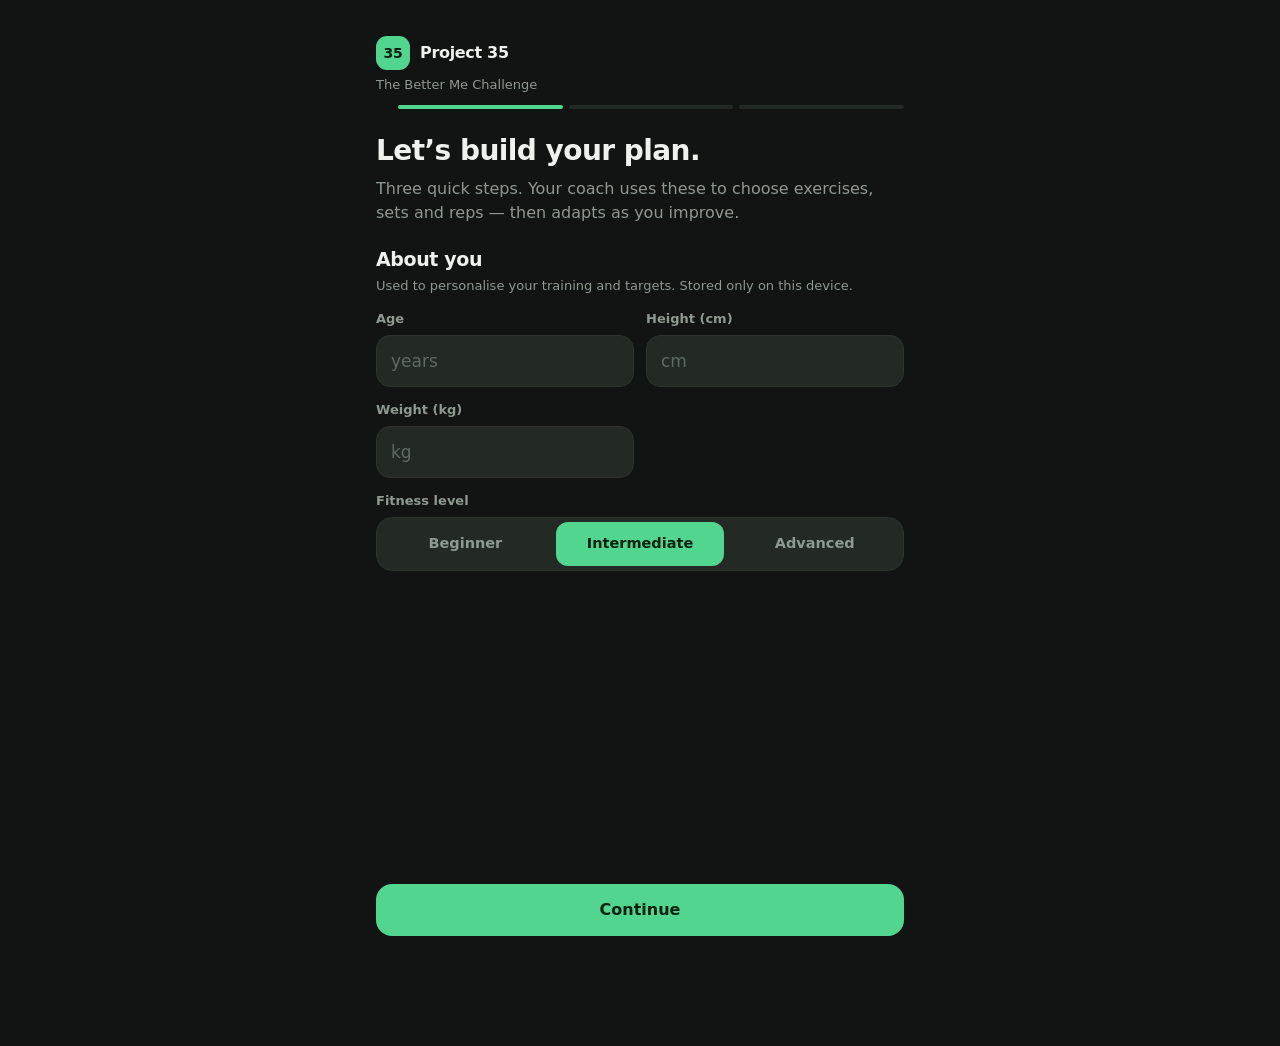
<file: index.html>
<!doctype html>
<html lang="en" data-theme="dark">
<head>
<meta charset="utf-8">
<meta name="viewport" content="width=device-width, initial-scale=1, viewport-fit=cover">
<title>Project 35 – The Better Me Challenge</title>
<meta name="theme-color" content="#121513">
<meta name="description" content="Personal habit tracker and calisthenics coach for the wedding on 9 December 2026.">
<link rel="manifest" href="manifest.webmanifest">
<link rel="icon" href="icons/icon.svg" type="image/svg+xml">
<link rel="apple-touch-icon" href="icons/icon-192.png">
<link rel="stylesheet" href="styles.css">
</head>
<body>
<div id="app" aria-live="polite"></div>
<nav id="nav" aria-label="Main"></nav>
<div id="sheet" class="sheet-wrap" hidden></div>
<div id="player" hidden></div>
<div id="toast" role="status"></div>
<noscript>This app needs JavaScript.</noscript>
<script type="module" src="js/app.js"></script>
</body>
</html>
</file>
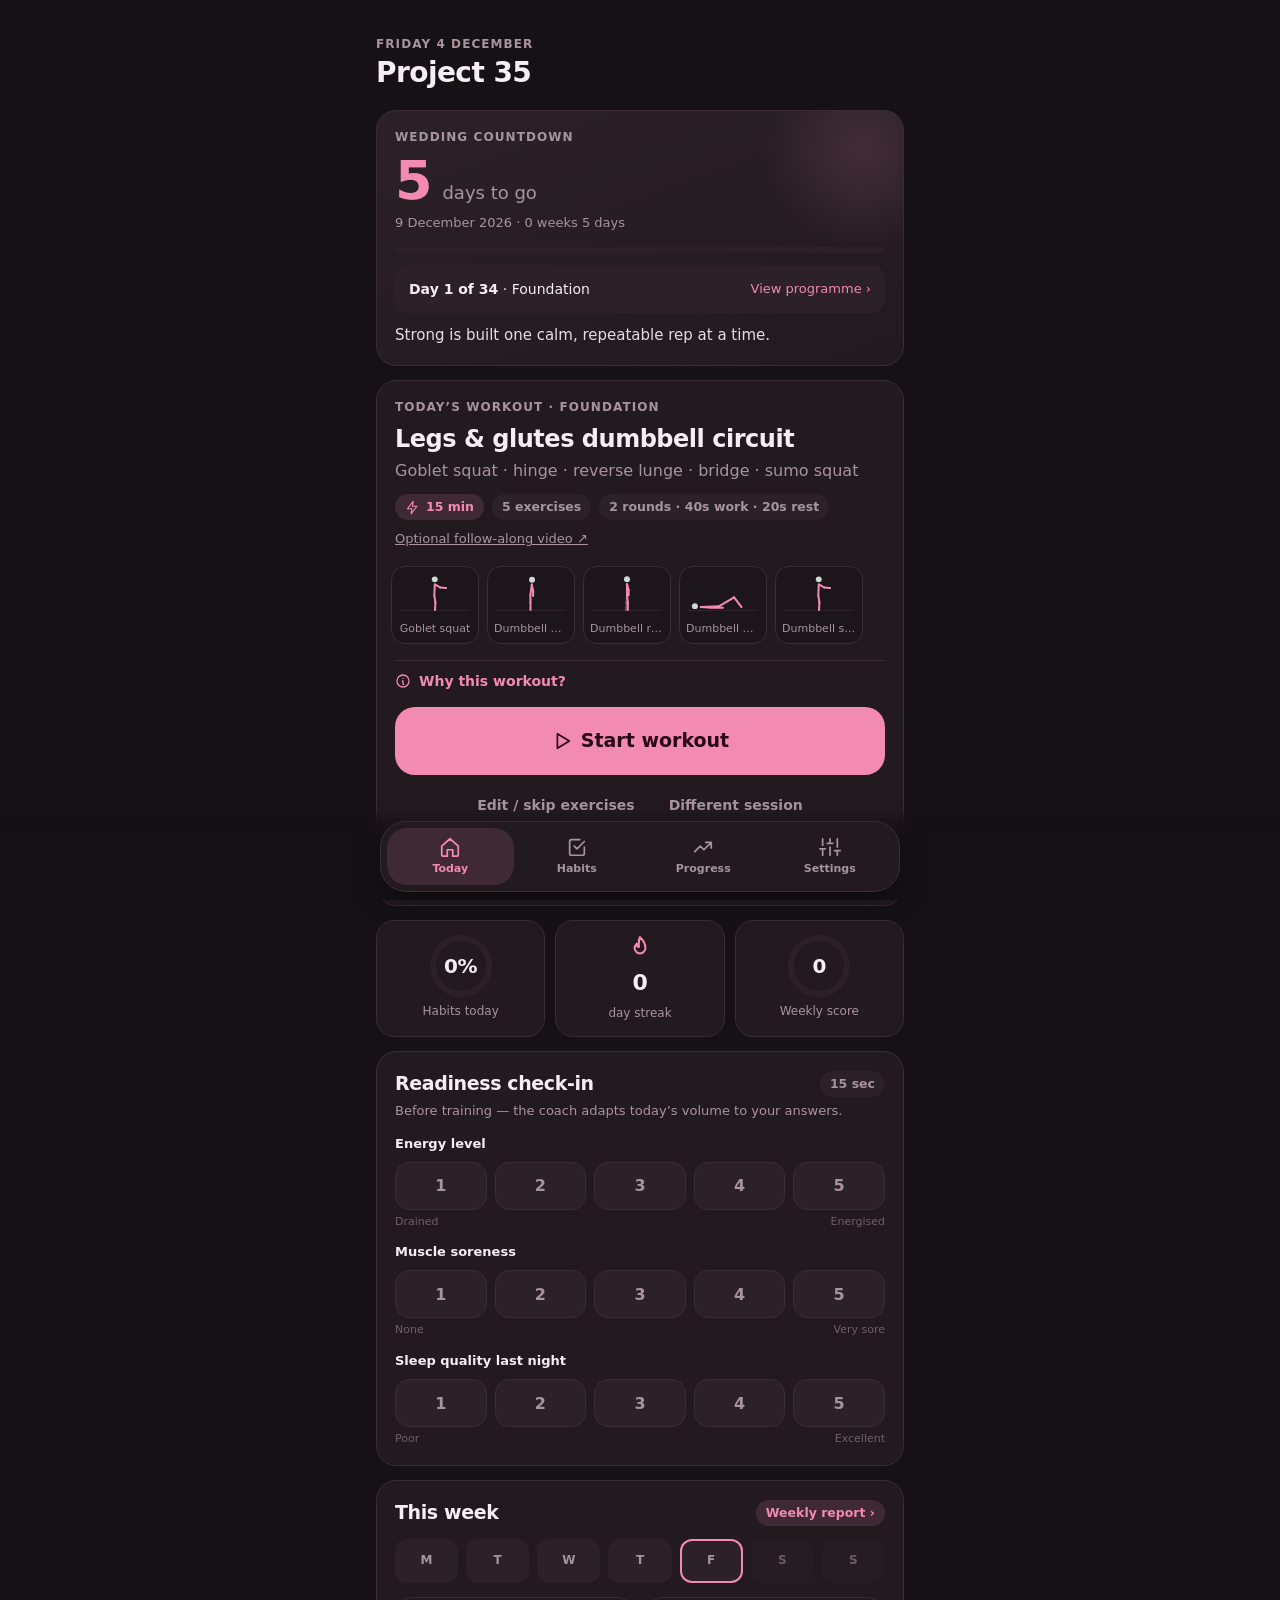
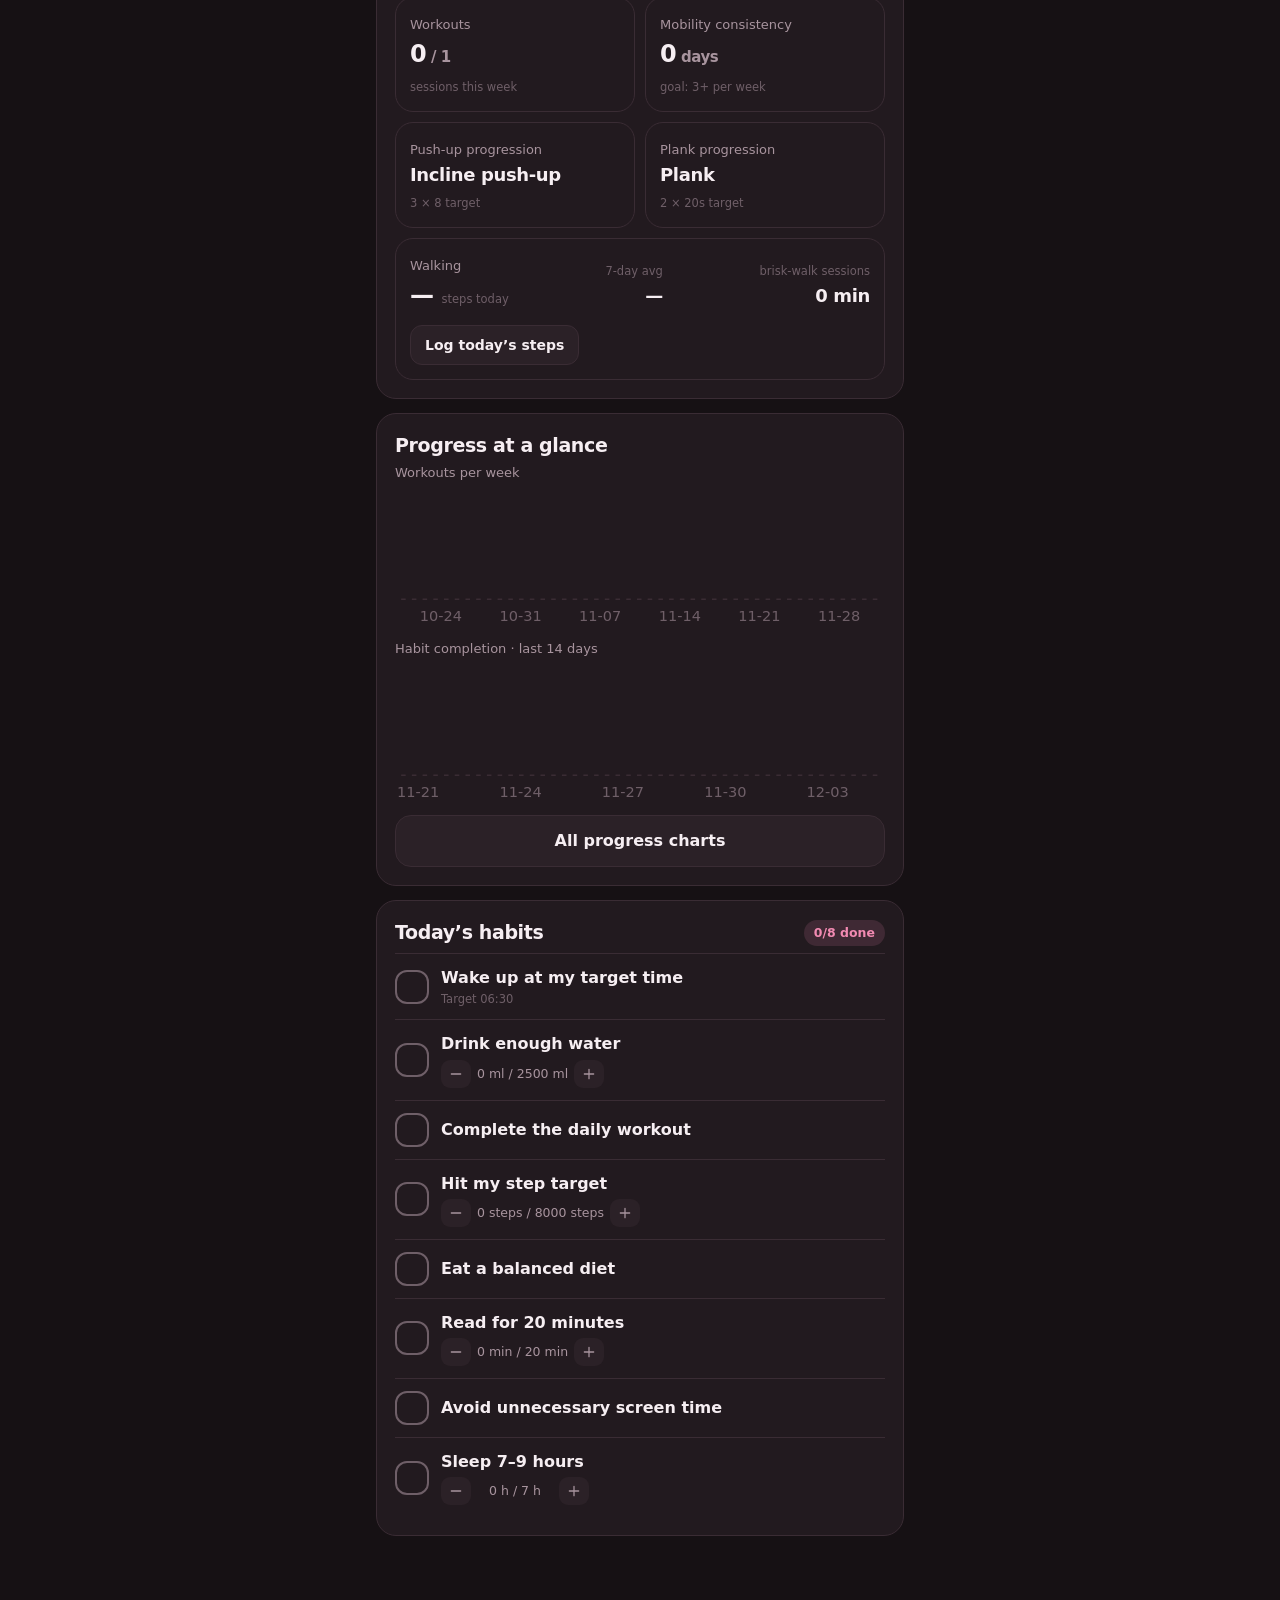
<file: k/index.html>
<!doctype html>
<html lang="en" data-theme="dark">
<head>
<meta charset="utf-8">
<meta name="viewport" content="width=device-width, initial-scale=1, viewport-fit=cover">
<title>Project 35</title>
<meta name="theme-color" content="#161114">
<meta name="description" content="15-minute home dumbbell circuits, mobility and daily habits.">
<link rel="manifest" href="manifest.webmanifest">
<link rel="icon" href="icons/icon.svg" type="image/svg+xml">
<link rel="apple-touch-icon" href="icons/icon-192.png">
<link rel="stylesheet" href="styles.css">
</head>
<body>
<div id="app" aria-live="polite"></div>
<nav id="nav" aria-label="Main"></nav>
<div id="sheet" class="sheet-wrap" hidden></div>
<div id="player" hidden></div>
<div id="toast" role="status"></div>
<noscript>This app needs JavaScript.</noscript>
<script type="module" src="js/app.js"></script>
</body>
</html>
</file>
<file: styles.css>
:root{
  --bg:#111412;--bg2:#171b19;--card:#1b201d;--card2:#232925;--line:#2c332f;--text:#eef2ee;--mute:#8e9992;--dim:#5f6a63;
  --accent:#52d68f;--accent-ink:#06210f;--accent-soft:rgba(82,214,143,.13);--warn:#e9b44c;--danger:#e8685f;
  --r:20px;--shadow:0 10px 30px rgba(0,0,0,.35);--font:Inter,system-ui,-apple-system,"Segoe UI",Roboto,"Helvetica Neue",Arial,sans-serif;
}
[data-theme=light]{
  --bg:#f3f5f3;--bg2:#e9ede9;--card:#ffffff;--card2:#eef2ee;--line:#dde3de;--text:#141a16;--mute:#5d6a62;--dim:#98a39b;
  --accent:#1f9d5c;--accent-ink:#fff;--accent-soft:rgba(31,157,92,.11);--shadow:0 8px 24px rgba(20,40,28,.08);
}
[hidden]{display:none!important}
*{box-sizing:border-box;-webkit-tap-highlight-color:transparent}
html,body{margin:0;background:var(--bg);color:var(--text);font-family:var(--font);font-size:16px;line-height:1.45;-webkit-font-smoothing:antialiased}
body{min-height:100dvh;overscroll-behavior-y:none}
#app{max-width:560px;margin:0 auto;padding:calc(env(safe-area-inset-top) + 18px) 16px calc(110px + env(safe-area-inset-bottom))}
h1,h2,h3{margin:0;font-weight:650;letter-spacing:-.02em}
h1{font-size:28px}h2{font-size:19px}h3{font-size:16px}
p{margin:0}
button{font:inherit;color:inherit;background:none;border:0;cursor:pointer;padding:0}
button:focus-visible,input:focus-visible,select:focus-visible,textarea:focus-visible{outline:2px solid var(--accent);outline-offset:2px}
.ic{flex:none;display:block}
.muted{color:var(--mute)}.dim{color:var(--dim)}.small{font-size:13px}.tiny{font-size:11.5px}
.row{display:flex;align-items:center;gap:12px}.between{justify-content:space-between}.grow{flex:1;min-width:0}.col{display:flex;flex-direction:column;gap:10px}
.stack>*+*{margin-top:14px}
.hide{display:none!important}

/* nav */
#nav{position:fixed;left:0;right:0;bottom:0;z-index:20;display:flex;justify-content:center;gap:2px;padding:8px 10px calc(8px + env(safe-area-inset-bottom));background:linear-gradient(to top,var(--bg) 70%,transparent);backdrop-filter:blur(10px)}
#nav .inner{display:flex;width:100%;max-width:520px;background:var(--card);border:1px solid var(--line);border-radius:26px;padding:6px;box-shadow:var(--shadow)}
#nav button{flex:1;display:flex;flex-direction:column;align-items:center;gap:3px;padding:8px 0;border-radius:20px;color:var(--mute);font-size:11px;font-weight:550;transition:.2s}
#nav button.on{color:var(--accent);background:var(--accent-soft)}
#nav.hide{display:none}

/* cards */
.card{background:var(--card);border:1px solid var(--line);border-radius:var(--r);padding:18px;animation:rise .45s both}
.card.flat{background:transparent}
.card.hero{background:linear-gradient(160deg,var(--card2),var(--card));position:relative;overflow:hidden}
.card.hero::after{content:"";position:absolute;right:-60px;top:-60px;width:200px;height:200px;border-radius:50%;background:radial-gradient(circle,var(--accent-soft),transparent 70%)}
@keyframes rise{from{opacity:0;transform:translateY(10px)}to{opacity:1;transform:none}}
.eyebrow{font-size:12px;letter-spacing:.09em;text-transform:uppercase;color:var(--mute);font-weight:600}
.big{font-size:54px;font-weight:700;letter-spacing:-.04em;line-height:1}
.accent{color:var(--accent)}
.page-head{display:flex;justify-content:space-between;align-items:flex-end;margin-bottom:16px}
.pill{display:inline-flex;align-items:center;gap:6px;padding:4px 10px;border-radius:99px;background:var(--accent-soft);color:var(--accent);font-size:12.5px;font-weight:600}
.pill.neutral{background:var(--card2);color:var(--mute)}
.bar-track{height:6px;border-radius:9px;background:var(--card2);overflow:hidden}
.bar-fill{height:100%;border-radius:9px;background:var(--accent);transition:width .8s cubic-bezier(.2,.8,.2,1)}
.quote{font-size:15px;color:var(--text);opacity:.92}

.stats{display:grid;grid-template-columns:repeat(3,1fr);gap:10px}
.stat{background:var(--card);border:1px solid var(--line);border-radius:18px;padding:14px 10px;text-align:center;display:flex;flex-direction:column;align-items:center;gap:6px;animation:rise .5s both}
.stat b{font-size:22px;letter-spacing:-.02em}.stat small{color:var(--mute);font-size:12px}

/* ring */
.ring{position:relative;display:inline-block}.ring-bg{stroke:var(--card2)}.ring-fg{stroke:var(--accent);transition:stroke-dashoffset .9s cubic-bezier(.2,.8,.2,1)}
.ring-label{position:absolute;inset:0;display:flex;flex-direction:column;align-items:center;justify-content:center;line-height:1.1}
.ring-label b{font-size:20px}.ring-label small{font-size:11px;color:var(--mute)}

/* buttons */
.btn{display:inline-flex;align-items:center;justify-content:center;gap:8px;min-height:52px;padding:0 22px;border-radius:16px;background:var(--accent);color:var(--accent-ink);font-weight:650;font-size:16px;transition:transform .12s,filter .2s;width:100%}
.btn:active{transform:scale(.97)}
.btn.sec{background:var(--card2);color:var(--text);border:1px solid var(--line)}
.btn.ghost{background:transparent;color:var(--mute);min-height:44px}
.btn.danger{background:transparent;color:var(--danger);border:1px solid color-mix(in srgb,var(--danger) 40%,transparent)}
.btn.sm{min-height:40px;font-size:14px;padding:0 14px;width:auto;border-radius:12px}
.btn.xl{min-height:68px;font-size:19px;border-radius:20px}
.btn[disabled]{opacity:.4;pointer-events:none}
.icon-btn{width:44px;height:44px;border-radius:14px;display:grid;place-items:center;background:var(--card2);color:var(--text)}

/* workout card */
.ex-thumbs{display:flex;gap:8px;overflow-x:auto;padding:4px 0;scrollbar-width:none;margin:12px -4px 0}
.ex-thumbs::-webkit-scrollbar{display:none}
.thumb{flex:none;width:88px;background:var(--bg2);border:1px solid var(--line);border-radius:14px;padding:6px 6px 8px;text-align:center}
.thumb .fig{width:100%;height:auto}.thumb span{display:block;font-size:11px;color:var(--mute);line-height:1.2;margin-top:2px;overflow:hidden;text-overflow:ellipsis;white-space:nowrap}
details.why{margin-top:12px;border-top:1px solid var(--line);padding-top:10px}
details.why summary{cursor:pointer;font-weight:600;font-size:14px;color:var(--accent);list-style:none;display:flex;gap:8px;align-items:center}
details.why summary::-webkit-details-marker{display:none}
details.why ul{margin:10px 0 0;padding-left:18px;color:var(--mute);font-size:14px}details.why li+li{margin-top:6px}

/* check-in */
.scale{display:grid;grid-template-columns:repeat(5,1fr);gap:8px;margin-top:8px}
.scale button{height:48px;border-radius:14px;background:var(--card2);border:1px solid var(--line);font-weight:650;color:var(--mute);transition:.15s}
.scale button.on{background:var(--accent);color:var(--accent-ink);border-color:transparent;transform:translateY(-2px)}
.scale-labels{display:flex;justify-content:space-between;font-size:11px;color:var(--dim);margin-top:4px}

/* habits */
.habit{display:flex;align-items:center;gap:12px;padding:12px 0;border-top:1px solid var(--line)}
.habit:first-child{border-top:0}
.chk{width:34px;height:34px;border-radius:12px;border:2px solid var(--dim);display:grid;place-items:center;color:transparent;flex:none;transition:.2s}
.chk.on{background:var(--accent);border-color:var(--accent);color:var(--accent-ink);transform:scale(1.04)}
.chk svg{stroke-width:3}
.habit .hico{width:38px;height:38px;border-radius:12px;background:var(--card2);color:var(--accent);display:grid;place-items:center;flex:none}
.habit .title{font-weight:560;line-height:1.25}
.habit.done .title{color:var(--mute)}
.qty{display:flex;align-items:center;gap:6px;margin-top:4px}
.qty button{width:30px;height:28px;border-radius:9px;background:var(--card2);display:grid;place-items:center;color:var(--mute)}
.qty span{font-size:12.5px;color:var(--mute);min-width:76px;text-align:center}
.streak{display:inline-flex;align-items:center;gap:3px;font-size:12.5px;color:var(--warn);font-weight:650}
.days{display:flex;gap:6px;margin-bottom:14px}
.day{flex:1;padding:8px 0;border-radius:14px;background:var(--card);border:1px solid var(--line);text-align:center;font-size:11px;color:var(--mute);position:relative}
.day b{display:block;font-size:16px;color:var(--text)}
.day.on{border-color:var(--accent);background:var(--accent-soft)}
.day i{position:absolute;bottom:4px;left:50%;width:5px;height:5px;margin-left:-2.5px;border-radius:50%;background:var(--accent)}
.heat{display:grid;grid-template-columns:repeat(7,1fr);gap:5px}
.heat span{aspect-ratio:1;border-radius:7px;background:var(--card2);display:grid;place-items:center;font-size:10px;color:var(--dim)}
.heat span.on{background:var(--accent);color:var(--accent-ink)}
.heat span.today{outline:2px solid var(--text);outline-offset:1px}

/* forms */
label.f{display:block;font-size:13px;color:var(--mute);font-weight:550;margin-bottom:6px}
input[type=text],input[type=number],input[type=time],input[type=date],select,textarea{width:100%;min-height:52px;padding:0 14px;border-radius:14px;border:1px solid var(--line);background:var(--card2);color:var(--text);font:inherit;font-size:17px}
textarea{padding:12px 14px;min-height:84px;resize:vertical;font-size:16px}
input::placeholder,textarea::placeholder{color:var(--dim)}
.grid2{display:grid;grid-template-columns:1fr 1fr;gap:12px}
.seg{display:flex;gap:6px;background:var(--card2);padding:4px;border-radius:16px;border:1px solid var(--line)}
.seg button{flex:1;min-height:44px;border-radius:12px;color:var(--mute);font-weight:600;font-size:14.5px;transition:.15s}
.seg button.on{background:var(--accent);color:var(--accent-ink)}
.chips{display:flex;flex-wrap:wrap;gap:8px}
.chip{min-height:42px;padding:0 14px;border-radius:99px;border:1px solid var(--line);background:var(--card2);color:var(--mute);font-weight:560;font-size:14.5px;transition:.15s}
.chip.on{background:var(--accent-soft);color:var(--accent);border-color:var(--accent)}
.switch{width:52px;height:30px;border-radius:99px;background:var(--card2);border:1px solid var(--line);position:relative;flex:none;transition:.2s}
.switch::after{content:"";position:absolute;top:3px;left:3px;width:22px;height:22px;border-radius:50%;background:var(--dim);transition:.2s}
.switch.on{background:var(--accent);border-color:var(--accent)}.switch.on::after{left:25px;background:var(--accent-ink)}
.list-row{display:flex;align-items:center;gap:12px;padding:14px 0;border-top:1px solid var(--line)}
.list-row:first-child{border-top:0}
.hint{font-size:13px;color:var(--mute);margin-top:6px}

/* onboarding */
.ob{min-height:100dvh;display:flex;flex-direction:column}
.ob .steps{display:flex;gap:6px;margin:10px 0 22px}.ob .steps i{flex:1;height:4px;border-radius:9px;background:var(--card2)}.ob .steps i.on{background:var(--accent)}
.brand{display:flex;align-items:center;gap:10px;font-weight:700;letter-spacing:-.02em}
.brand .logo{width:34px;height:34px;border-radius:11px;background:var(--accent);color:var(--accent-ink);display:grid;place-items:center;font-weight:800;font-size:14px}

/* charts */
.chart{width:100%;height:auto;display:block;overflow:visible}
.chart .grid{stroke:var(--line);stroke-width:1;stroke-dasharray:3 4}.chart .ax{fill:var(--dim);font-size:9.5px}
.chart .dot{fill:var(--bg);stroke:var(--accent);stroke-width:2}
.chart .line-path{stroke-dasharray:1;stroke-dashoffset:1;animation:draw 1.2s .1s forwards ease-out}
@keyframes draw{to{stroke-dashoffset:0}}
.chart .bar{fill:var(--accent);opacity:.9;transform-box:fill-box;transform-origin:bottom;animation:grow .6s both cubic-bezier(.2,.8,.2,1)}
@keyframes grow{from{transform:scaleY(0)}to{transform:none}}
.empty-chart{padding:26px;text-align:center;color:var(--dim);font-size:14px}
.delta{display:inline-flex;gap:4px;font-weight:650;font-size:13px;color:var(--accent)}.delta.neg{color:var(--warn)}
.kpis{display:grid;grid-template-columns:1fr 1fr;gap:10px}
.kpi{background:var(--card);border:1px solid var(--line);border-radius:18px;padding:14px}
.kpi b{display:block;font-size:24px;letter-spacing:-.02em;margin:2px 0}
.photos{display:grid;grid-template-columns:repeat(3,1fr);gap:8px}
.photos img{width:100%;aspect-ratio:3/4;object-fit:cover;border-radius:14px;border:1px solid var(--line)}
.photos figure{margin:0;position:relative}.photos figcaption{font-size:11px;color:var(--mute);text-align:center;margin-top:3px}

/* figure */
.fig{width:100%;height:auto}
.fig .limb{stroke:var(--accent);stroke-width:5.5;stroke-linecap:round}
.fig .limb.far{opacity:.4}
.fig .head{fill:var(--accent)}
.fig .ground{stroke:var(--line);stroke-width:2}
.fig .props *{stroke:var(--dim);fill:none;stroke-width:2.5;stroke-linecap:round;opacity:.8}
.fig.lg{max-height:220px}

/* sheet */
.sheet-wrap{position:fixed;inset:0;z-index:40;background:rgba(0,0,0,.55);display:flex;align-items:flex-end;justify-content:center;animation:fade .2s}
.sheet{width:100%;max-width:560px;max-height:92dvh;overflow:auto;background:var(--bg2);border-radius:28px 28px 0 0;padding:12px 18px calc(24px + env(safe-area-inset-bottom));animation:slide .3s cubic-bezier(.2,.8,.2,1);border:1px solid var(--line)}
.sheet .grab{width:44px;height:5px;border-radius:9px;background:var(--line);margin:0 auto 14px}
@keyframes slide{from{transform:translateY(60px);opacity:0}to{transform:none;opacity:1}}
@keyframes fade{from{opacity:0}to{opacity:1}}
#toast{position:fixed;left:50%;bottom:calc(100px + env(safe-area-inset-bottom));transform:translate(-50%,20px);background:var(--text);color:var(--bg);padding:12px 18px;border-radius:14px;font-weight:600;font-size:14px;opacity:0;pointer-events:none;transition:.3s;z-index:90;max-width:90vw;text-align:center}
#toast.on{opacity:1;transform:translate(-50%,0)}

/* player */
#player{position:fixed;inset:0;z-index:60;background:var(--bg);overflow:auto;animation:fade .25s}
.pl{max-width:560px;margin:0 auto;min-height:100dvh;display:flex;flex-direction:column;padding:calc(env(safe-area-inset-top) + 10px) 16px calc(16px + env(safe-area-inset-bottom))}
.pl-top{display:flex;align-items:center;gap:10px}
.segs{display:flex;gap:3px;margin:10px 0 6px}.segs i{flex:1;height:4px;border-radius:9px;background:var(--card2)}.segs i.done{background:var(--accent)}.segs i.cur{background:var(--accent);opacity:.5}
.pl-phase{font-size:12px;letter-spacing:.1em;text-transform:uppercase;color:var(--accent);font-weight:700}
.pl-name{font-size:30px;line-height:1.1;font-weight:700;letter-spacing:-.03em;margin:6px 0}
.pl-target{font-size:20px;color:var(--text);font-weight:600}
.pl-fig{background:var(--card);border:1px solid var(--line);border-radius:24px;padding:10px;margin:10px 0}
.cues{margin:8px 0 0;padding-left:20px;font-size:18px;line-height:1.4}.cues li+li{margin-top:6px}
.setchips{display:flex;gap:8px;margin:12px 0}
.setchip{flex:1;padding:10px 4px;border-radius:14px;border:1px solid var(--line);background:var(--card);text-align:center;font-size:12px;color:var(--mute)}
.setchip b{display:block;font-size:18px;color:var(--text)}
.setchip.done{background:var(--accent-soft);border-color:var(--accent)}.setchip.done b{color:var(--accent)}
.setchip.cur{border-color:var(--text)}
.stepper{display:flex;align-items:center;justify-content:center;gap:18px;margin:6px 0 12px}
.stepper button{width:64px;height:64px;border-radius:50%;background:var(--card2);border:1px solid var(--line);display:grid;place-items:center}
.stepper output{font-size:60px;font-weight:700;letter-spacing:-.04em;min-width:110px;text-align:center}
.bigtime{font-size:76px;font-weight:700;letter-spacing:-.05em;text-align:center;font-variant-numeric:tabular-nums}
.pl-bottom{margin-top:auto;padding-top:14px;display:flex;flex-direction:column;gap:10px}
.rest-wrap{display:flex;flex-direction:column;align-items:center;gap:14px;margin:18px 0}
.next-up{display:flex;gap:12px;align-items:center;background:var(--card);border:1px solid var(--line);border-radius:18px;padding:10px 14px;width:100%}
.next-up .fig{width:84px;flex:none}
.pause-ov{position:fixed;inset:0;z-index:70;background:color-mix(in srgb,var(--bg) 92%,transparent);backdrop-filter:blur(8px);display:flex;flex-direction:column;align-items:center;justify-content:center;gap:16px;padding:30px}
.sum-grid{display:grid;grid-template-columns:1fr 1fr;gap:10px;margin:14px 0}
.note{padding:10px 12px;border-radius:14px;background:var(--card2);font-size:14.5px;margin-top:8px}
.note.up{background:var(--accent-soft)}
.banner{display:flex;gap:10px;align-items:center;padding:12px 14px;border-radius:16px;background:var(--accent-soft);color:var(--text);font-size:14px;margin-bottom:12px;border:1px solid color-mix(in srgb,var(--accent) 40%,transparent)}
@media (prefers-reduced-motion:reduce){*{animation:none!important;transition:none!important}.fig animate{display:none}}
@media (min-width:700px){#app{padding-top:36px}}

.pl-bottom{position:sticky;bottom:0;background:linear-gradient(to top,var(--bg) 78%,transparent);padding-bottom:calc(6px + env(safe-area-inset-bottom));z-index:3}

.phase-row{display:flex;justify-content:space-between;align-items:center;width:100%;margin-top:12px;padding:12px 14px;min-height:48px;border-radius:14px;background:var(--card2);font-size:14px;text-align:left}
.wkdots{display:flex;gap:8px;margin-top:12px}
.wkdots span{flex:1;height:44px;border-radius:12px;background:var(--card2);display:flex;flex-direction:column;align-items:center;justify-content:center;font-size:12px;font-weight:700;color:var(--mute);gap:1px}
.wkdots span.on{background:var(--accent);color:var(--accent-ink)}.wkdots span.today{box-shadow:0 0 0 2px var(--accent) inset}.wkdots span.future{opacity:.55}
.phase{padding:14px;border-radius:16px;background:var(--card2)}.phase.cur{box-shadow:0 0 0 1.5px var(--accent) inset}
.pgrid{display:grid;grid-template-columns:repeat(7,1fr);gap:4px}
.pcell{border-radius:10px;padding:6px 0;text-align:center;background:var(--card);font-size:9px;color:var(--mute);line-height:1.25}
.pcell b{display:block;font-size:14px;color:var(--text)}.pcell.done{background:var(--accent);color:var(--accent-ink)}.pcell.done b{color:var(--accent-ink)}
.pcell.today{box-shadow:0 0 0 2px var(--accent) inset}.pcell.past{opacity:.6}
.stages{display:flex;flex-direction:column;gap:8px}.stage{display:flex;align-items:center;gap:10px;font-size:15px;color:var(--mute)}
.stage i{width:12px;height:12px;border-radius:50%;border:2px solid var(--line);flex:none}.stage.done i{background:var(--accent);border-color:var(--accent)}
.stage.cur{color:var(--text);font-weight:700}.stage.cur i{border-color:var(--accent);box-shadow:0 0 0 4px rgba(82,214,143,.2)}
.weight-in{display:flex;align-items:center;gap:10px;justify-content:center;margin:2px 0 10px}
.weight-in input{width:110px;min-height:52px;font-size:20px;text-align:center}
.rate-row{display:flex;gap:8px;justify-content:center;margin-top:10px}.rate-row button{min-height:44px;padding:0 14px;border-radius:12px;background:var(--card2);font-weight:600;font-size:14px}.rate-row button.on{background:var(--accent);color:var(--accent-ink)}
.pl-fig .fig{max-height:200px;width:100%}

/* --- clearer figures --- */
.fig .limb{stroke:var(--accent);stroke-linecap:round;fill:none}
.fig .limb.w13{stroke-width:13}.fig .limb.w9{stroke-width:9}.fig .limb.w8{stroke-width:8}.fig .limb.w7{stroke-width:7}.fig .limb.w6{stroke-width:6}.fig .limb.w5{stroke-width:5}.fig .limb.w4{stroke-width:4}
.fig .limb.calm{stroke:#6f7f76}.fig .limb.far{opacity:.45}.fig .limb.far.calm{opacity:.35}
.fig .joint{fill:var(--bg);opacity:.55}.fig .hand{fill:#cfd8d2}
.fig .dbell{fill:#e9eeea;stroke:#2b3430;stroke-width:2.2}.fig .dbell.far{opacity:.55}
.fig .head{fill:#cfd8d2}
.fig .arrow line{stroke:#e9eeea;stroke-width:2;stroke-dasharray:4 3;opacity:.7;stroke-linecap:round}.fig .arrow polygon{fill:#e9eeea;opacity:.8}
.fig .ground{stroke:var(--line);stroke-width:2}
.frames{display:grid;grid-template-columns:1fr 1fr;gap:8px;margin-top:8px}
.frames figure{margin:0;background:var(--bg2);border:1px solid var(--line);border-radius:14px;padding:6px 6px 8px;text-align:center}
.frames figcaption{font-size:12px;font-weight:700;color:var(--mute);letter-spacing:.04em;text-transform:uppercase;margin-top:2px}
.legend{display:flex;gap:14px;justify-content:center;font-size:12px;color:var(--mute);margin-top:6px}.legend i{display:inline-block;width:10px;height:10px;border-radius:50%;margin-right:5px;vertical-align:-1px}

.guide{margin-top:12px}.gd-intro{font-size:17px;line-height:1.45;margin:0 0 10px;color:var(--text)}
.gd{background:var(--card);border:1px solid var(--line);border-radius:16px;margin-top:8px;padding:0 14px}
.gd summary{min-height:48px;display:flex;align-items:center;font-weight:700;font-size:16px;cursor:pointer;list-style:none}
.gd summary::-webkit-details-marker{display:none}.gd summary::after{content:'+';margin-left:auto;color:var(--accent);font-size:22px}.gd[open] summary::after{content:'–'}
.gd p,.gd li{font-size:17px;line-height:1.5}.gd p{margin:0 0 12px}.gd .stop{color:#ffb86b}
.steps{margin:0 0 12px;padding-left:22px}.steps li+li{margin-top:10px}.mist{margin:0 0 12px;padding-left:20px}.mist li+li{margin-top:8px}
.frames .fig{max-height:90px}

.fig.sm{max-height:120px}

.info-ov{align-items:stretch;justify-content:flex-start;overflow:auto;text-align:left;padding:16px}.info-sheet{width:100%;max-width:520px;margin:0 auto;padding-bottom:30px}.info-btn{align-self:center;margin:10px auto 0;width:100%}

/* One-screen workout: no scrolling. The figure flexes to use the leftover space. */
.pl{height:100dvh;min-height:0;overflow:hidden;padding-top:calc(env(safe-area-inset-top) + 6px);padding-bottom:calc(8px + env(safe-area-inset-bottom))}
.pl>*{flex:0 0 auto}
.pl .pl-fig{flex:1 1 0;min-height:70px;margin:6px 0;padding:6px;display:flex;align-items:center;justify-content:center;overflow:hidden}
.pl .pl-fig .fig{max-height:100%;height:100%;width:100%}
.pl-name{font-size:24px;margin:2px 0}.pl-target{font-size:16px}
.pl .row[style*="flex-wrap"]{margin-top:4px!important;gap:4px!important}.pl .row .pill,.pl .chips .pill{font-size:12px;padding:2px 8px}
.pl .cues{font-size:14px;line-height:1.3;margin:2px 0 0;padding-left:18px}.pl .cues li+li{margin-top:2px}
.pl .setchips{margin:6px 0;gap:6px}.pl .setchip{padding:4px 2px;font-size:11px}.pl .setchip b{font-size:15px}
.pl .stepper{margin:2px 0 2px;gap:14px}.pl .stepper button{width:48px;height:48px}.pl .stepper output{font-size:42px;min-width:80px}
.pl .bigtime{font-size:52px}
.pl .weight-in{margin:0 0 2px}.pl .weight-in input{min-height:40px;font-size:17px;width:90px}.pl .weight-in .icon-btn{width:40px;height:40px}
.pl .hint{display:none}.pl p.muted.small{margin:0!important;font-size:12px}
.pl .info-btn{min-height:40px;margin:6px 0 0;font-size:14px}
.pl-bottom{position:static;background:none;padding:6px 0 0;gap:6px;margin-top:0}
.pl-bottom .btn.xl{min-height:52px;font-size:17px}.pl-bottom .btn.sm{min-height:40px}.pl-bottom .btn.ghost{min-height:32px;font-size:13px}
@media (max-height:700px){.pl-name{font-size:21px}.pl .cues li:nth-child(n+3){display:none}.pl .stepper button{width:42px;height:42px}.pl .stepper output{font-size:34px}}

@media (max-height:700px){.pl .cues,.pl .row[style*="flex-wrap"]{display:none}.pl-top{margin:0}.pl-bottom .btn.xl{min-height:46px}.pl .stepper output{font-size:30px;min-width:60px}.pl .bigtime{font-size:40px}.pl .pl-fig{min-height:60px}.pl-bottom .btn.ghost{min-height:28px}.pl .setchips{margin:3px 0}.pl .weight-in{margin:0}}

.pl .bigtime{font-size:44px;line-height:1.05}.pl .bigtime+div{display:none!important}

.vid-btn{display:flex;align-items:center;justify-content:center;text-decoration:none;margin:10px 0 4px;width:100%}

.pl-fig{position:relative}.demo-gif{max-height:100%;height:100%;width:auto;max-width:100%;object-fit:contain;border-radius:14px;background:#fff}.pl-fig .credit{position:absolute;right:10px;bottom:6px;font-size:9px;color:var(--mute);opacity:.8}

.kg{height:100%;display:flex;flex-direction:column;align-items:center;justify-content:center;gap:8px;text-align:center;padding:0 12px}
.kg-orb{width:min(46vw,170px);height:min(46vw,170px);max-height:100%;border-radius:50%;background:var(--accent,#4ade80);opacity:.35;transform:scale(.6);transition:transform .9s ease,opacity .9s ease}
.kg-orb.on{transform:scale(1);opacity:.95}.kg-orb.flick{transform:scale(1);opacity:.95;transition-duration:.15s}.kg-orb.flickoff{transform:scale(.6);transition-duration:.15s}
.kg-word{font-size:30px;font-weight:700;letter-spacing:-.02em}.kg-sub{color:var(--mute);font-size:14px;min-height:20px}
.kgfig{width:100%;max-height:50%;display:flex;justify-content:center}.kgfig svg{max-height:100%;width:auto;max-width:100%}.kg-orb{width:min(26vw,90px)!important;height:min(26vw,90px)!important}
.kgfig{height:38vh;max-height:none!important;align-items:center}.kgfig svg{height:100%!important;width:100%!important;max-height:none!important}
</file>
<file: k/styles.css>
:root{
  --bg:#161114;--bg2:#1c1519;--card:#221a1f;--card2:#2b2127;--line:#3a2c34;--text:#f6eef2;--mute:#a8949e;--dim:#6f5f68;
  --accent:#f28ab2;--accent-ink:#2a0716;--accent-soft:rgba(242,138,178,.14);--warn:#e9b44c;--danger:#e8685f;
  --r:20px;--shadow:0 10px 30px rgba(0,0,0,.35);--font:Inter,system-ui,-apple-system,"Segoe UI",Roboto,"Helvetica Neue",Arial,sans-serif;
}
[data-theme=light]{
  --bg:#fbf5f7;--bg2:#f4e9ee;--card:#ffffff;--card2:#f8eef2;--line:#ecdce3;--text:#2a1620;--mute:#7a5f6c;--dim:#b49ca8;
  --accent:#b03a6b;--accent-ink:#fff;--accent-soft:rgba(176,58,107,.10);--shadow:0 8px 24px rgba(60,20,40,.08);
}
[hidden]{display:none!important}
*{box-sizing:border-box;-webkit-tap-highlight-color:transparent}
html,body{margin:0;background:var(--bg);color:var(--text);font-family:var(--font);font-size:16px;line-height:1.45;-webkit-font-smoothing:antialiased}
body{min-height:100dvh;overscroll-behavior-y:none}
#app{max-width:560px;margin:0 auto;padding:calc(env(safe-area-inset-top) + 18px) 16px calc(110px + env(safe-area-inset-bottom))}
h1,h2,h3{margin:0;font-weight:650;letter-spacing:-.02em}
h1{font-size:28px}h2{font-size:19px}h3{font-size:16px}
p{margin:0}
button{font:inherit;color:inherit;background:none;border:0;cursor:pointer;padding:0}
button:focus-visible,input:focus-visible,select:focus-visible,textarea:focus-visible{outline:2px solid var(--accent);outline-offset:2px}
.ic{flex:none;display:block}
.muted{color:var(--mute)}.dim{color:var(--dim)}.small{font-size:13px}.tiny{font-size:11.5px}
.row{display:flex;align-items:center;gap:12px}.between{justify-content:space-between}.grow{flex:1;min-width:0}.col{display:flex;flex-direction:column;gap:10px}
.stack>*+*{margin-top:14px}
.hide{display:none!important}

/* nav */
#nav{position:fixed;left:0;right:0;bottom:0;z-index:20;display:flex;justify-content:center;gap:2px;padding:8px 10px calc(8px + env(safe-area-inset-bottom));background:linear-gradient(to top,var(--bg) 70%,transparent);backdrop-filter:blur(10px)}
#nav .inner{display:flex;width:100%;max-width:520px;background:var(--card);border:1px solid var(--line);border-radius:26px;padding:6px;box-shadow:var(--shadow)}
#nav button{flex:1;display:flex;flex-direction:column;align-items:center;gap:3px;padding:8px 0;border-radius:20px;color:var(--mute);font-size:11px;font-weight:550;transition:.2s}
#nav button.on{color:var(--accent);background:var(--accent-soft)}
#nav.hide{display:none}

/* cards */
.card{background:var(--card);border:1px solid var(--line);border-radius:var(--r);padding:18px;animation:rise .45s both}
.card.flat{background:transparent}
.card.hero{background:linear-gradient(160deg,var(--card2),var(--card));position:relative;overflow:hidden}
.card.hero::after{content:"";position:absolute;right:-60px;top:-60px;width:200px;height:200px;border-radius:50%;background:radial-gradient(circle,var(--accent-soft),transparent 70%)}
@keyframes rise{from{opacity:0;transform:translateY(10px)}to{opacity:1;transform:none}}
.eyebrow{font-size:12px;letter-spacing:.09em;text-transform:uppercase;color:var(--mute);font-weight:600}
.big{font-size:54px;font-weight:700;letter-spacing:-.04em;line-height:1}
.accent{color:var(--accent)}
.page-head{display:flex;justify-content:space-between;align-items:flex-end;margin-bottom:16px}
.pill{display:inline-flex;align-items:center;gap:6px;padding:4px 10px;border-radius:99px;background:var(--accent-soft);color:var(--accent);font-size:12.5px;font-weight:600}
.pill.neutral{background:var(--card2);color:var(--mute)}
.bar-track{height:6px;border-radius:9px;background:var(--card2);overflow:hidden}
.bar-fill{height:100%;border-radius:9px;background:var(--accent);transition:width .8s cubic-bezier(.2,.8,.2,1)}
.quote{font-size:15px;color:var(--text);opacity:.92}

.stats{display:grid;grid-template-columns:repeat(3,1fr);gap:10px}
.stat{background:var(--card);border:1px solid var(--line);border-radius:18px;padding:14px 10px;text-align:center;display:flex;flex-direction:column;align-items:center;gap:6px;animation:rise .5s both}
.stat b{font-size:22px;letter-spacing:-.02em}.stat small{color:var(--mute);font-size:12px}

/* ring */
.ring{position:relative;display:inline-block}.ring-bg{stroke:var(--card2)}.ring-fg{stroke:var(--accent);transition:stroke-dashoffset .9s cubic-bezier(.2,.8,.2,1)}
.ring-label{position:absolute;inset:0;display:flex;flex-direction:column;align-items:center;justify-content:center;line-height:1.1}
.ring-label b{font-size:20px}.ring-label small{font-size:11px;color:var(--mute)}

/* buttons */
.btn{display:inline-flex;align-items:center;justify-content:center;gap:8px;min-height:52px;padding:0 22px;border-radius:16px;background:var(--accent);color:var(--accent-ink);font-weight:650;font-size:16px;transition:transform .12s,filter .2s;width:100%}
.btn:active{transform:scale(.97)}
.btn.sec{background:var(--card2);color:var(--text);border:1px solid var(--line)}
.btn.ghost{background:transparent;color:var(--mute);min-height:44px}
.btn.danger{background:transparent;color:var(--danger);border:1px solid color-mix(in srgb,var(--danger) 40%,transparent)}
.btn.sm{min-height:40px;font-size:14px;padding:0 14px;width:auto;border-radius:12px}
.btn.xl{min-height:68px;font-size:19px;border-radius:20px}
.btn[disabled]{opacity:.4;pointer-events:none}
.icon-btn{width:44px;height:44px;border-radius:14px;display:grid;place-items:center;background:var(--card2);color:var(--text)}

/* workout card */
.ex-thumbs{display:flex;gap:8px;overflow-x:auto;padding:4px 0;scrollbar-width:none;margin:12px -4px 0}
.ex-thumbs::-webkit-scrollbar{display:none}
.thumb{flex:none;width:88px;background:var(--bg2);border:1px solid var(--line);border-radius:14px;padding:6px 6px 8px;text-align:center}
.thumb .fig{width:100%;height:auto}.thumb span{display:block;font-size:11px;color:var(--mute);line-height:1.2;margin-top:2px;overflow:hidden;text-overflow:ellipsis;white-space:nowrap}
details.why{margin-top:12px;border-top:1px solid var(--line);padding-top:10px}
details.why summary{cursor:pointer;font-weight:600;font-size:14px;color:var(--accent);list-style:none;display:flex;gap:8px;align-items:center}
details.why summary::-webkit-details-marker{display:none}
details.why ul{margin:10px 0 0;padding-left:18px;color:var(--mute);font-size:14px}details.why li+li{margin-top:6px}

/* check-in */
.scale{display:grid;grid-template-columns:repeat(5,1fr);gap:8px;margin-top:8px}
.scale button{height:48px;border-radius:14px;background:var(--card2);border:1px solid var(--line);font-weight:650;color:var(--mute);transition:.15s}
.scale button.on{background:var(--accent);color:var(--accent-ink);border-color:transparent;transform:translateY(-2px)}
.scale-labels{display:flex;justify-content:space-between;font-size:11px;color:var(--dim);margin-top:4px}

/* habits */
.habit{display:flex;align-items:center;gap:12px;padding:12px 0;border-top:1px solid var(--line)}
.habit:first-child{border-top:0}
.chk{width:34px;height:34px;border-radius:12px;border:2px solid var(--dim);display:grid;place-items:center;color:transparent;flex:none;transition:.2s}
.chk.on{background:var(--accent);border-color:var(--accent);color:var(--accent-ink);transform:scale(1.04)}
.chk svg{stroke-width:3}
.habit .hico{width:38px;height:38px;border-radius:12px;background:var(--card2);color:var(--accent);display:grid;place-items:center;flex:none}
.habit .title{font-weight:560;line-height:1.25}
.habit.done .title{color:var(--mute)}
.qty{display:flex;align-items:center;gap:6px;margin-top:4px}
.qty button{width:30px;height:28px;border-radius:9px;background:var(--card2);display:grid;place-items:center;color:var(--mute)}
.qty span{font-size:12.5px;color:var(--mute);min-width:76px;text-align:center}
.streak{display:inline-flex;align-items:center;gap:3px;font-size:12.5px;color:var(--warn);font-weight:650}
.days{display:flex;gap:6px;margin-bottom:14px}
.day{flex:1;padding:8px 0;border-radius:14px;background:var(--card);border:1px solid var(--line);text-align:center;font-size:11px;color:var(--mute);position:relative}
.day b{display:block;font-size:16px;color:var(--text)}
.day.on{border-color:var(--accent);background:var(--accent-soft)}
.day i{position:absolute;bottom:4px;left:50%;width:5px;height:5px;margin-left:-2.5px;border-radius:50%;background:var(--accent)}
.heat{display:grid;grid-template-columns:repeat(7,1fr);gap:5px}
.heat span{aspect-ratio:1;border-radius:7px;background:var(--card2);display:grid;place-items:center;font-size:10px;color:var(--dim)}
.heat span.on{background:var(--accent);color:var(--accent-ink)}
.heat span.today{outline:2px solid var(--text);outline-offset:1px}

/* forms */
label.f{display:block;font-size:13px;color:var(--mute);font-weight:550;margin-bottom:6px}
input[type=text],input[type=number],input[type=time],input[type=date],select,textarea{width:100%;min-height:52px;padding:0 14px;border-radius:14px;border:1px solid var(--line);background:var(--card2);color:var(--text);font:inherit;font-size:17px}
textarea{padding:12px 14px;min-height:84px;resize:vertical;font-size:16px}
input::placeholder,textarea::placeholder{color:var(--dim)}
.grid2{display:grid;grid-template-columns:1fr 1fr;gap:12px}
.seg{display:flex;gap:6px;background:var(--card2);padding:4px;border-radius:16px;border:1px solid var(--line)}
.seg button{flex:1;min-height:44px;border-radius:12px;color:var(--mute);font-weight:600;font-size:14.5px;transition:.15s}
.seg button.on{background:var(--accent);color:var(--accent-ink)}
.chips{display:flex;flex-wrap:wrap;gap:8px}
.chip{min-height:42px;padding:0 14px;border-radius:99px;border:1px solid var(--line);background:var(--card2);color:var(--mute);font-weight:560;font-size:14.5px;transition:.15s}
.chip.on{background:var(--accent-soft);color:var(--accent);border-color:var(--accent)}
.switch{width:52px;height:30px;border-radius:99px;background:var(--card2);border:1px solid var(--line);position:relative;flex:none;transition:.2s}
.switch::after{content:"";position:absolute;top:3px;left:3px;width:22px;height:22px;border-radius:50%;background:var(--dim);transition:.2s}
.switch.on{background:var(--accent);border-color:var(--accent)}.switch.on::after{left:25px;background:var(--accent-ink)}
.list-row{display:flex;align-items:center;gap:12px;padding:14px 0;border-top:1px solid var(--line)}
.list-row:first-child{border-top:0}
.hint{font-size:13px;color:var(--mute);margin-top:6px}

/* onboarding */
.ob{min-height:100dvh;display:flex;flex-direction:column}
.ob .steps{display:flex;gap:6px;margin:10px 0 22px}.ob .steps i{flex:1;height:4px;border-radius:9px;background:var(--card2)}.ob .steps i.on{background:var(--accent)}
.brand{display:flex;align-items:center;gap:10px;font-weight:700;letter-spacing:-.02em}
.brand .logo{width:34px;height:34px;border-radius:11px;background:var(--accent);color:var(--accent-ink);display:grid;place-items:center;font-weight:800;font-size:14px}

/* charts */
.chart{width:100%;height:auto;display:block;overflow:visible}
.chart .grid{stroke:var(--line);stroke-width:1;stroke-dasharray:3 4}.chart .ax{fill:var(--dim);font-size:9.5px}
.chart .dot{fill:var(--bg);stroke:var(--accent);stroke-width:2}
.chart .line-path{stroke-dasharray:1;stroke-dashoffset:1;animation:draw 1.2s .1s forwards ease-out}
@keyframes draw{to{stroke-dashoffset:0}}
.chart .bar{fill:var(--accent);opacity:.9;transform-box:fill-box;transform-origin:bottom;animation:grow .6s both cubic-bezier(.2,.8,.2,1)}
@keyframes grow{from{transform:scaleY(0)}to{transform:none}}
.empty-chart{padding:26px;text-align:center;color:var(--dim);font-size:14px}
.delta{display:inline-flex;gap:4px;font-weight:650;font-size:13px;color:var(--accent)}.delta.neg{color:var(--warn)}
.kpis{display:grid;grid-template-columns:1fr 1fr;gap:10px}
.kpi{background:var(--card);border:1px solid var(--line);border-radius:18px;padding:14px}
.kpi b{display:block;font-size:24px;letter-spacing:-.02em;margin:2px 0}
.photos{display:grid;grid-template-columns:repeat(3,1fr);gap:8px}
.photos img{width:100%;aspect-ratio:3/4;object-fit:cover;border-radius:14px;border:1px solid var(--line)}
.photos figure{margin:0;position:relative}.photos figcaption{font-size:11px;color:var(--mute);text-align:center;margin-top:3px}

/* figure */
.fig{width:100%;height:auto}
.fig .limb{stroke:var(--accent);stroke-width:5.5;stroke-linecap:round}
.fig .limb.far{opacity:.4}
.fig .head{fill:var(--accent)}
.fig .ground{stroke:var(--line);stroke-width:2}
.fig .props *{stroke:var(--dim);fill:none;stroke-width:2.5;stroke-linecap:round;opacity:.8}
.fig.lg{max-height:220px}

/* sheet */
.sheet-wrap{position:fixed;inset:0;z-index:40;background:rgba(0,0,0,.55);display:flex;align-items:flex-end;justify-content:center;animation:fade .2s}
.sheet{width:100%;max-width:560px;max-height:92dvh;overflow:auto;background:var(--bg2);border-radius:28px 28px 0 0;padding:12px 18px calc(24px + env(safe-area-inset-bottom));animation:slide .3s cubic-bezier(.2,.8,.2,1);border:1px solid var(--line)}
.sheet .grab{width:44px;height:5px;border-radius:9px;background:var(--line);margin:0 auto 14px}
@keyframes slide{from{transform:translateY(60px);opacity:0}to{transform:none;opacity:1}}
@keyframes fade{from{opacity:0}to{opacity:1}}
#toast{position:fixed;left:50%;bottom:calc(100px + env(safe-area-inset-bottom));transform:translate(-50%,20px);background:var(--text);color:var(--bg);padding:12px 18px;border-radius:14px;font-weight:600;font-size:14px;opacity:0;pointer-events:none;transition:.3s;z-index:90;max-width:90vw;text-align:center}
#toast.on{opacity:1;transform:translate(-50%,0)}

/* player */
#player{position:fixed;inset:0;z-index:60;background:var(--bg);overflow:auto;animation:fade .25s}
.pl{max-width:560px;margin:0 auto;min-height:100dvh;display:flex;flex-direction:column;padding:calc(env(safe-area-inset-top) + 10px) 16px calc(16px + env(safe-area-inset-bottom))}
.pl-top{display:flex;align-items:center;gap:10px}
.segs{display:flex;gap:3px;margin:10px 0 6px}.segs i{flex:1;height:4px;border-radius:9px;background:var(--card2)}.segs i.done{background:var(--accent)}.segs i.cur{background:var(--accent);opacity:.5}
.pl-phase{font-size:12px;letter-spacing:.1em;text-transform:uppercase;color:var(--accent);font-weight:700}
.pl-name{font-size:30px;line-height:1.1;font-weight:700;letter-spacing:-.03em;margin:6px 0}
.pl-target{font-size:20px;color:var(--text);font-weight:600}
.pl-fig{background:var(--card);border:1px solid var(--line);border-radius:24px;padding:10px;margin:10px 0}
.cues{margin:8px 0 0;padding-left:20px;font-size:18px;line-height:1.4}.cues li+li{margin-top:6px}
.setchips{display:flex;gap:8px;margin:12px 0}
.setchip{flex:1;padding:10px 4px;border-radius:14px;border:1px solid var(--line);background:var(--card);text-align:center;font-size:12px;color:var(--mute)}
.setchip b{display:block;font-size:18px;color:var(--text)}
.setchip.done{background:var(--accent-soft);border-color:var(--accent)}.setchip.done b{color:var(--accent)}
.setchip.cur{border-color:var(--text)}
.stepper{display:flex;align-items:center;justify-content:center;gap:18px;margin:6px 0 12px}
.stepper button{width:64px;height:64px;border-radius:50%;background:var(--card2);border:1px solid var(--line);display:grid;place-items:center}
.stepper output{font-size:60px;font-weight:700;letter-spacing:-.04em;min-width:110px;text-align:center}
.bigtime{font-size:76px;font-weight:700;letter-spacing:-.05em;text-align:center;font-variant-numeric:tabular-nums}
.pl-bottom{margin-top:auto;padding-top:14px;display:flex;flex-direction:column;gap:10px}
.rest-wrap{display:flex;flex-direction:column;align-items:center;gap:14px;margin:18px 0}
.next-up{display:flex;gap:12px;align-items:center;background:var(--card);border:1px solid var(--line);border-radius:18px;padding:10px 14px;width:100%}
.next-up .fig{width:84px;flex:none}
.pause-ov{position:fixed;inset:0;z-index:70;background:color-mix(in srgb,var(--bg) 92%,transparent);backdrop-filter:blur(8px);display:flex;flex-direction:column;align-items:center;justify-content:center;gap:16px;padding:30px}
.sum-grid{display:grid;grid-template-columns:1fr 1fr;gap:10px;margin:14px 0}
.note{padding:10px 12px;border-radius:14px;background:var(--card2);font-size:14.5px;margin-top:8px}
.note.up{background:var(--accent-soft)}
.banner{display:flex;gap:10px;align-items:center;padding:12px 14px;border-radius:16px;background:var(--accent-soft);color:var(--text);font-size:14px;margin-bottom:12px;border:1px solid color-mix(in srgb,var(--accent) 40%,transparent)}
@media (prefers-reduced-motion:reduce){*{animation:none!important;transition:none!important}.fig animate{display:none}}
@media (min-width:700px){#app{padding-top:36px}}

.pl-bottom{position:sticky;bottom:0;background:linear-gradient(to top,var(--bg) 78%,transparent);padding-bottom:calc(6px + env(safe-area-inset-bottom));z-index:3}

.phase-row{display:flex;justify-content:space-between;align-items:center;width:100%;margin-top:12px;padding:12px 14px;min-height:48px;border-radius:14px;background:var(--card2);font-size:14px;text-align:left}
.wkdots{display:flex;gap:8px;margin-top:12px}
.wkdots span{flex:1;height:44px;border-radius:12px;background:var(--card2);display:flex;flex-direction:column;align-items:center;justify-content:center;font-size:12px;font-weight:700;color:var(--mute);gap:1px}
.wkdots span.on{background:var(--accent);color:var(--accent-ink)}.wkdots span.today{box-shadow:0 0 0 2px var(--accent) inset}.wkdots span.future{opacity:.55}
.phase{padding:14px;border-radius:16px;background:var(--card2)}.phase.cur{box-shadow:0 0 0 1.5px var(--accent) inset}
.pgrid{display:grid;grid-template-columns:repeat(7,1fr);gap:4px}
.pcell{border-radius:10px;padding:6px 0;text-align:center;background:var(--card);font-size:9px;color:var(--mute);line-height:1.25}
.pcell b{display:block;font-size:14px;color:var(--text)}.pcell.done{background:var(--accent);color:var(--accent-ink)}.pcell.done b{color:var(--accent-ink)}
.pcell.today{box-shadow:0 0 0 2px var(--accent) inset}.pcell.past{opacity:.6}
.stages{display:flex;flex-direction:column;gap:8px}.stage{display:flex;align-items:center;gap:10px;font-size:15px;color:var(--mute)}
.stage i{width:12px;height:12px;border-radius:50%;border:2px solid var(--line);flex:none}.stage.done i{background:var(--accent);border-color:var(--accent)}
.stage.cur{color:var(--text);font-weight:700}.stage.cur i{border-color:var(--accent);box-shadow:0 0 0 4px rgba(242,138,178,.2)}
.weight-in{display:flex;align-items:center;gap:10px;justify-content:center;margin:2px 0 10px}
.weight-in input{width:110px;min-height:52px;font-size:20px;text-align:center}
.rate-row{display:flex;gap:8px;justify-content:center;margin-top:10px}.rate-row button{min-height:44px;padding:0 14px;border-radius:12px;background:var(--card2);font-weight:600;font-size:14px}.rate-row button.on{background:var(--accent);color:var(--accent-ink)}
.pl-fig .fig{max-height:200px;width:100%}

/* --- clearer figures --- */
.fig .limb{stroke:var(--accent);stroke-linecap:round;fill:none}
.fig .limb.w13{stroke-width:13}.fig .limb.w9{stroke-width:9}.fig .limb.w8{stroke-width:8}.fig .limb.w7{stroke-width:7}.fig .limb.w6{stroke-width:6}.fig .limb.w5{stroke-width:5}.fig .limb.w4{stroke-width:4}
.fig .limb.calm{stroke:#6f7f76}.fig .limb.far{opacity:.45}.fig .limb.far.calm{opacity:.35}
.fig .joint{fill:var(--bg);opacity:.55}.fig .hand{fill:#cfd8d2}
.fig .dbell{fill:#e9eeea;stroke:#2b3430;stroke-width:2.2}.fig .dbell.far{opacity:.55}
.fig .head{fill:#cfd8d2}
.fig .arrow line{stroke:#e9eeea;stroke-width:2;stroke-dasharray:4 3;opacity:.7;stroke-linecap:round}.fig .arrow polygon{fill:#e9eeea;opacity:.8}
.fig .ground{stroke:var(--line);stroke-width:2}
.frames{display:grid;grid-template-columns:1fr 1fr;gap:8px;margin-top:8px}
.frames figure{margin:0;background:var(--bg2);border:1px solid var(--line);border-radius:14px;padding:6px 6px 8px;text-align:center}
.frames figcaption{font-size:12px;font-weight:700;color:var(--mute);letter-spacing:.04em;text-transform:uppercase;margin-top:2px}
.legend{display:flex;gap:14px;justify-content:center;font-size:12px;color:var(--mute);margin-top:6px}.legend i{display:inline-block;width:10px;height:10px;border-radius:50%;margin-right:5px;vertical-align:-1px}

.guide{margin-top:12px}.gd-intro{font-size:17px;line-height:1.45;margin:0 0 10px;color:var(--text)}
.gd{background:var(--card);border:1px solid var(--line);border-radius:16px;margin-top:8px;padding:0 14px}
.gd summary{min-height:48px;display:flex;align-items:center;font-weight:700;font-size:16px;cursor:pointer;list-style:none}
.gd summary::-webkit-details-marker{display:none}.gd summary::after{content:'+';margin-left:auto;color:var(--accent);font-size:22px}.gd[open] summary::after{content:'–'}
.gd p,.gd li{font-size:17px;line-height:1.5}.gd p{margin:0 0 12px}.gd .stop{color:#ffb86b}
.steps{margin:0 0 12px;padding-left:22px}.steps li+li{margin-top:10px}.mist{margin:0 0 12px;padding-left:20px}.mist li+li{margin-top:8px}
.frames .fig{max-height:90px}

.fig.sm{max-height:120px}

.info-ov{align-items:stretch;justify-content:flex-start;overflow:auto;text-align:left;padding:16px}.info-sheet{width:100%;max-width:520px;margin:0 auto;padding-bottom:30px}.info-btn{align-self:center;margin:10px auto 0;width:100%}

/* One-screen workout: no scrolling. The figure flexes to use the leftover space. */
.pl{height:100dvh;min-height:0;overflow:hidden;padding-top:calc(env(safe-area-inset-top) + 6px);padding-bottom:calc(8px + env(safe-area-inset-bottom))}
.pl>*{flex:0 0 auto}
.pl .pl-fig{flex:1 1 0;min-height:70px;margin:6px 0;padding:6px;display:flex;align-items:center;justify-content:center;overflow:hidden}
.pl .pl-fig .fig{max-height:100%;height:100%;width:100%}
.pl-name{font-size:24px;margin:2px 0}.pl-target{font-size:16px}
.pl .row[style*="flex-wrap"]{margin-top:4px!important;gap:4px!important}.pl .row .pill,.pl .chips .pill{font-size:12px;padding:2px 8px}
.pl .cues{font-size:14px;line-height:1.3;margin:2px 0 0;padding-left:18px}.pl .cues li+li{margin-top:2px}
.pl .setchips{margin:6px 0;gap:6px}.pl .setchip{padding:4px 2px;font-size:11px}.pl .setchip b{font-size:15px}
.pl .stepper{margin:2px 0 2px;gap:14px}.pl .stepper button{width:48px;height:48px}.pl .stepper output{font-size:42px;min-width:80px}
.pl .bigtime{font-size:52px}
.pl .weight-in{margin:0 0 2px}.pl .weight-in input{min-height:40px;font-size:17px;width:90px}.pl .weight-in .icon-btn{width:40px;height:40px}
.pl .hint{display:none}.pl p.muted.small{margin:0!important;font-size:12px}
.pl .info-btn{min-height:40px;margin:6px 0 0;font-size:14px}
.pl-bottom{position:static;background:none;padding:6px 0 0;gap:6px;margin-top:0}
.pl-bottom .btn.xl{min-height:52px;font-size:17px}.pl-bottom .btn.sm{min-height:40px}.pl-bottom .btn.ghost{min-height:32px;font-size:13px}
@media (max-height:700px){.pl-name{font-size:21px}.pl .cues li:nth-child(n+3){display:none}.pl .stepper button{width:42px;height:42px}.pl .stepper output{font-size:34px}}

@media (max-height:700px){.pl .cues,.pl .row[style*="flex-wrap"]{display:none}.pl-top{margin:0}.pl-bottom .btn.xl{min-height:46px}.pl .stepper output{font-size:30px;min-width:60px}.pl .bigtime{font-size:40px}.pl .pl-fig{min-height:60px}.pl-bottom .btn.ghost{min-height:28px}.pl .setchips{margin:3px 0}.pl .weight-in{margin:0}}

.pl .bigtime{font-size:44px;line-height:1.05}.pl .bigtime+div{display:none!important}

.vid-btn{display:flex;align-items:center;justify-content:center;text-decoration:none;margin:10px 0 4px;width:100%}

.pl-fig{position:relative}.demo-gif{max-height:100%;height:100%;width:auto;max-width:100%;object-fit:contain;border-radius:14px;background:#fff}.pl-fig .credit{position:absolute;right:10px;bottom:6px;font-size:9px;color:var(--mute);opacity:.8}

.kg{height:100%;display:flex;flex-direction:column;align-items:center;justify-content:center;gap:8px;text-align:center;padding:0 12px}
.kg-orb{width:min(46vw,170px);height:min(46vw,170px);max-height:100%;border-radius:50%;background:var(--accent,#4ade80);opacity:.35;transform:scale(.6);transition:transform .9s ease,opacity .9s ease}
.kg-orb.on{transform:scale(1);opacity:.95}.kg-orb.flick{transform:scale(1);opacity:.95;transition-duration:.15s}.kg-orb.flickoff{transform:scale(.6);transition-duration:.15s}
.kg-word{font-size:30px;font-weight:700;letter-spacing:-.02em}.kg-sub{color:var(--mute);font-size:14px;min-height:20px}
.kgfig{width:100%;max-height:50%;display:flex;justify-content:center}.kgfig svg{max-height:100%;width:auto;max-width:100%}.kg-orb{width:min(26vw,90px)!important;height:min(26vw,90px)!important}
.kgfig{height:38vh;max-height:none!important;align-items:center}.kgfig svg{height:100%!important;width:100%!important;max-height:none!important}
</file>
